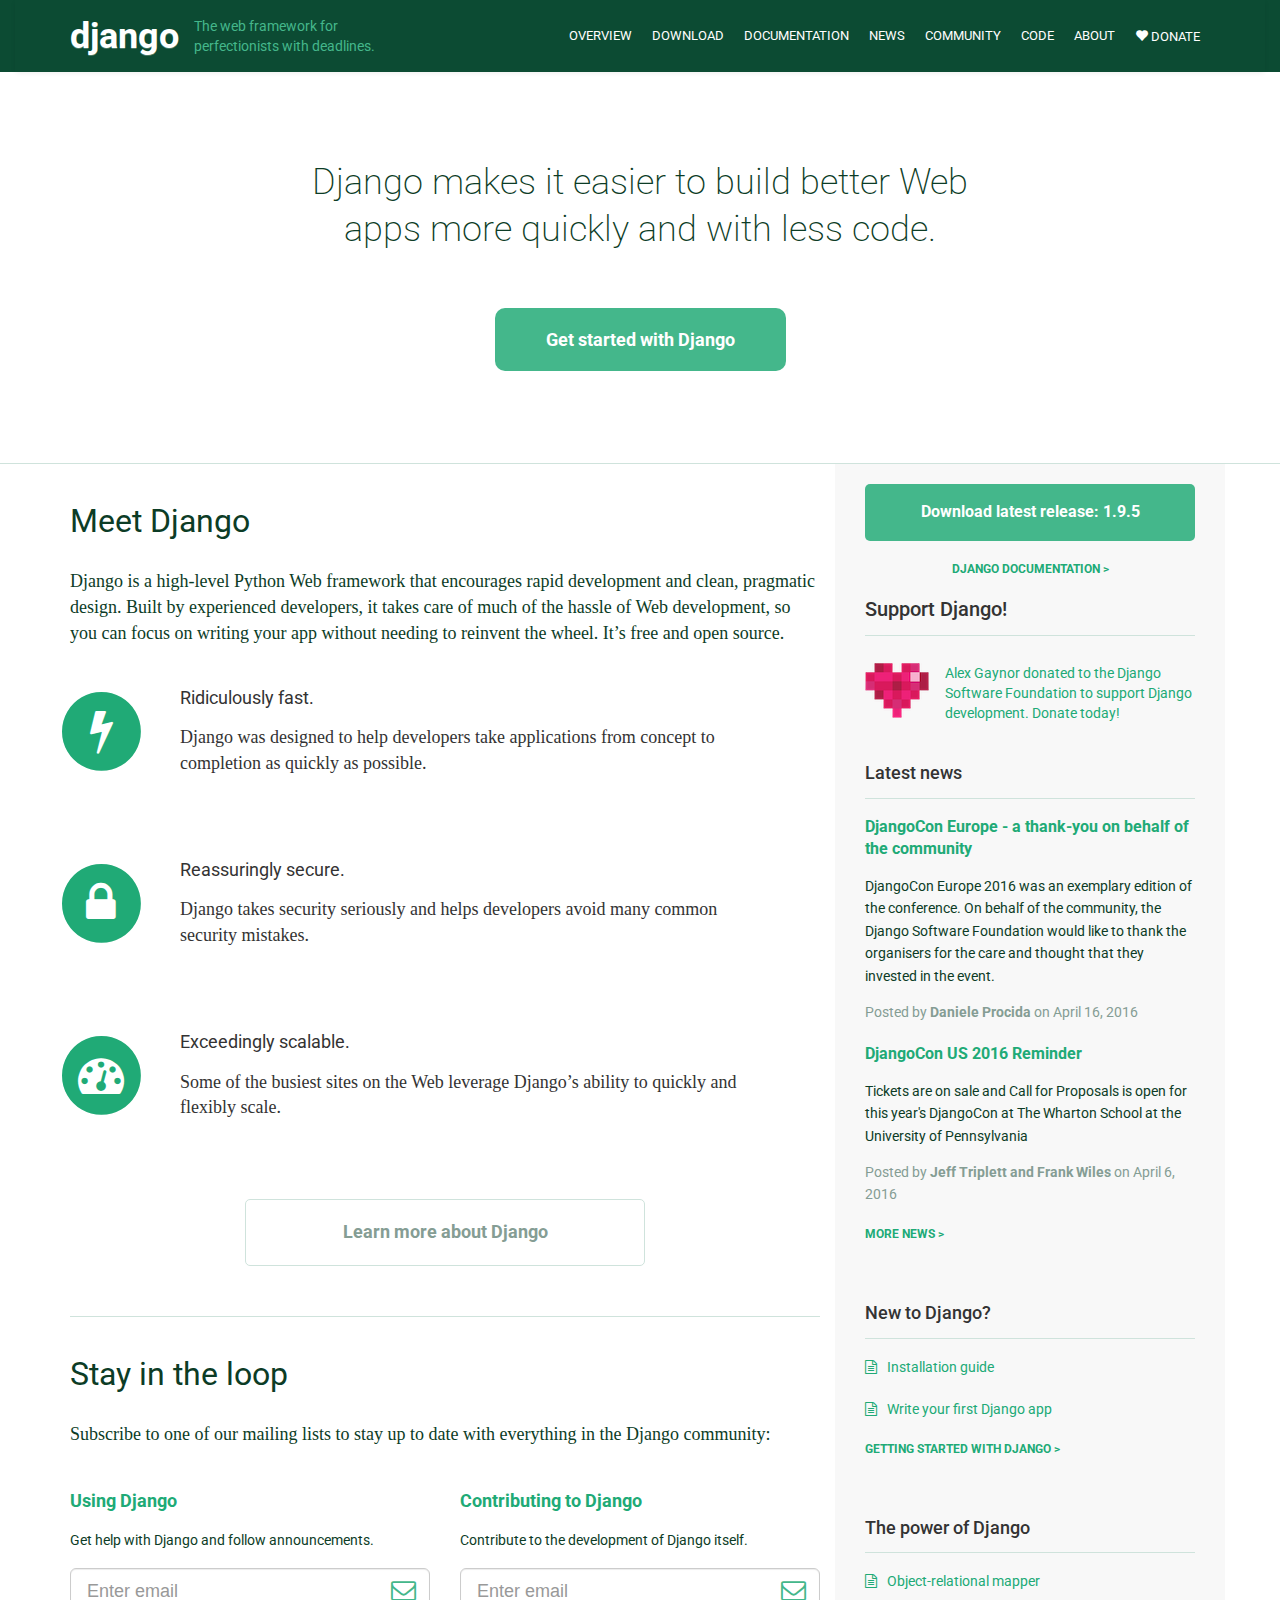
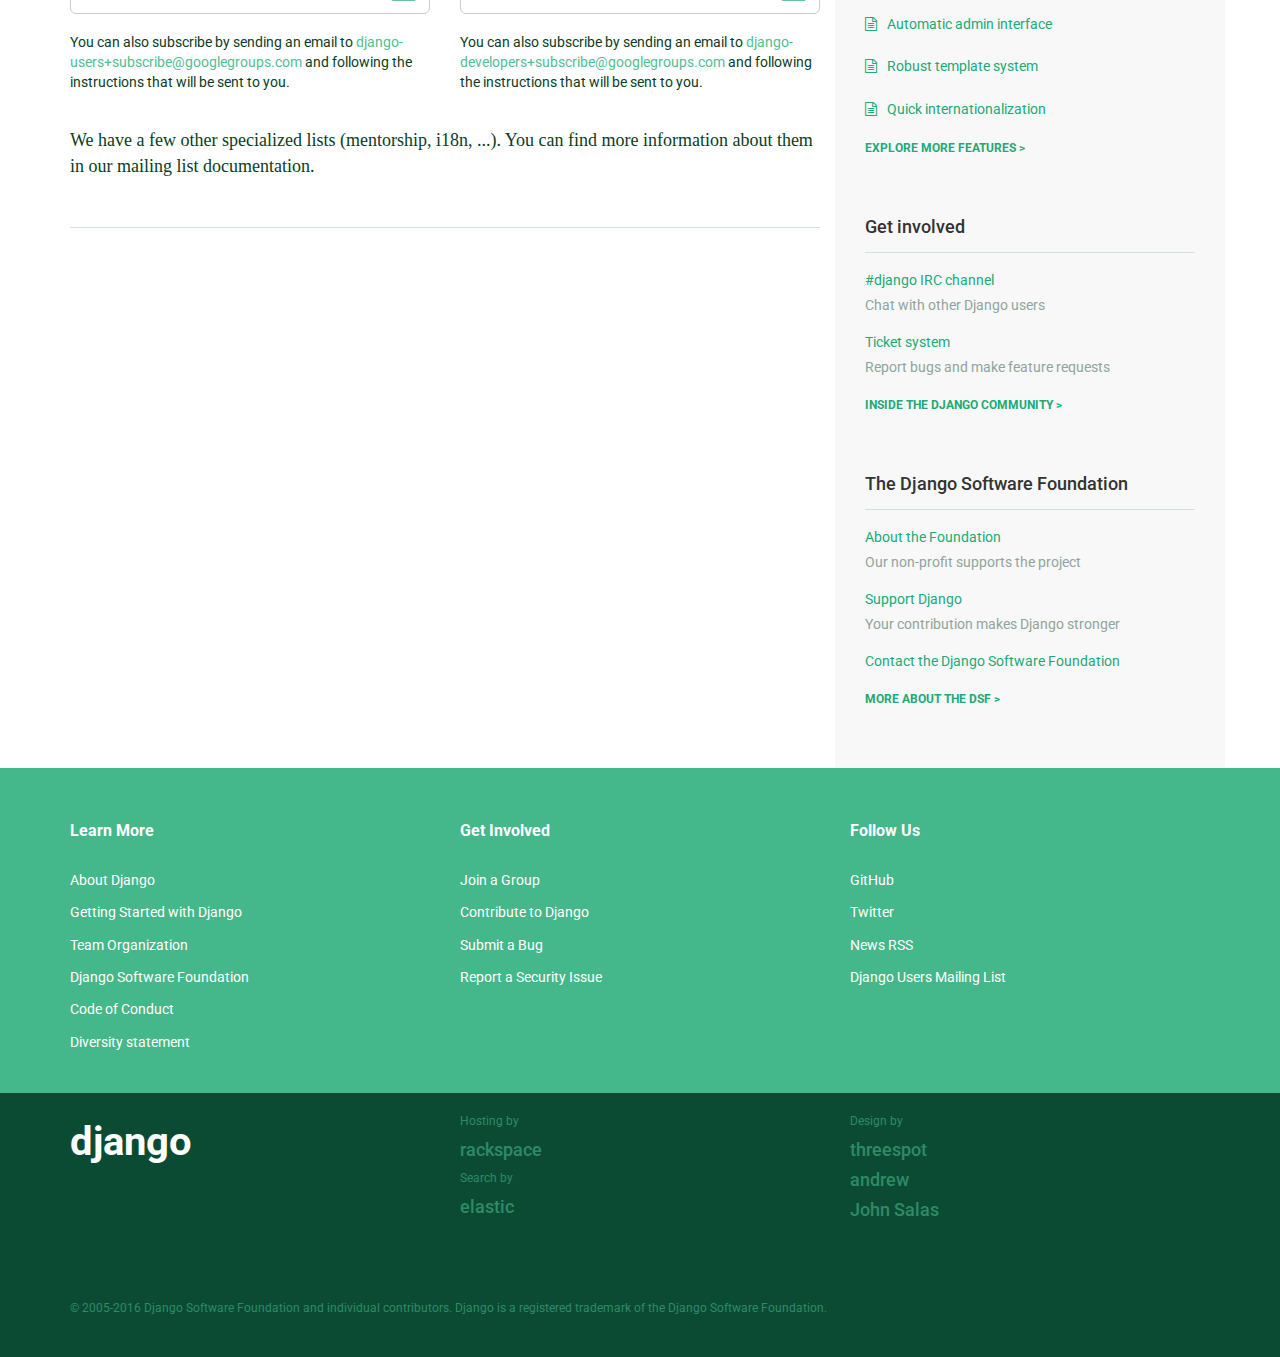
<file: index.html>
<!doctype html>
<!--[if lt IE 7]>      <html class="no-js lt-ie9 lt-ie8 lt-ie7" lang=""> <![endif]-->
<!--[if IE 7]>         <html class="no-js lt-ie9 lt-ie8" lang=""> <![endif]-->
<!--[if IE 8]>         <html class="no-js lt-ie9" lang=""> <![endif]-->
<!--[if gt IE 8]><!-->
<html class="no-js" lang="us">
<!--<![endif]-->

<head>
    <meta charset="utf-8">
    <meta http-equiv="X-UA-Compatible" content="IE=edge,chrome=1">
    <title></title>
    <meta name="description" content="">
    <meta name="viewport" content="width=device-width, initial-scale=1">
    <link rel="stylesheet" href="css/bootstrap.min.css">
    <link rel="stylesheet" href="css/bootstrap-theme.min.css">
    <link rel="stylesheet" href="css/font-awesome.css">
    <link rel="stylesheet" href="css/main.css">
    <script src="js/vendor/modernizr-2.8.3.min.js"></script>
    <link href='https://fonts.googleapis.com/css?family=Roboto:400,300' rel='stylesheet' type='text/css'>
</head>

<body>
    <!--[if lt IE 8]>
            <p class="browserupgrade">You are using an <strong>outdated</strong> browser. Please <a href="http://browsehappy.com/">upgrade your browser</a> to improve your experience.</p>
        <![endif]-->

    <header class="container-fluid">
        <nav class="navbar navbar-default">
           <div class="container-fluid">
            <div class="container">
                <div class="navbar-header">
                    <button class="navbar-toggle" data-toggle="collapse" data-target="#Menu">
                        <span class="icon-bar"></span>
                        <span class="icon-bar"></span>
                        <span class="icon-bar"></span>
                    </button>
                    <a class="navbar-brand" href="#">django</a>
                    <p class="hidden-xs hidden-sm">The web framework for perfectionists with deadlines.</p>
                </div>

                <div class="collapse navbar-collapse" id="Menu">
                    <ul class="nav navbar-nav navbar-right">
                        <li class="nav-divider"></li>
                        <li><a href="#">OVERVIEW</a></li>
                        <li class="nav-divider"></li>
                        <li><a href="#">DOWNLOAD</a></li>
                        <li class="nav-divider"></li>
                        <li><a href="#">DOCUMENTATION</a></li>
                        <li class="nav-divider"></li>
                        <li><a href="#">NEWS</a></li>
                        <li class="nav-divider"></li>
                        <li><a href="#">COMMUNITY</a></li>
                        <li class="nav-divider"></li>
                        <li><a href="#">CODE</a></li>
                        <li class="nav-divider"></li>
                        
                        <li><a href="#">ABOUT</a></li>
                        <li class="nav-divider"></li>
                        <li>
                            <a href="#"> <span class="glyphicon glyphicon-heart"></span> DONATE</a>
                        </li>
                    </ul>
                </div>
            </div>
            </div>
        </nav>
    </header>
    <div class="jumbotron">
        <div class="container-fluid">
            <p>Django makes it easier to build better Web apps more quickly and with less code.</p>
            <p><a class="btn" href="#">Get started with Django</a></p>
        </div>
    </div>
    <div class="container main">
        <div class="row">
            <section class="col-xs-12 col-sm-8 col-md-8 col-lg-8">
                <div class="container-fluid">
                   <article>
                    <h1>Meet Django</h1>
                    <p>Django is a high-level Python Web framework that encourages rapid development and clean, pragmatic design. Built by experienced developers, it takes care of much of the hassle of Web development, so you can focus on writing your app without needing to reinvent the wheel. It’s free and open source.</p>
                </article>
                <dl>
                    <dt>
                        <span class="fa-stack fa-lg">
                            <i class="fa fa-circle fa-stack-2x"></i>
                            <i class="fa fa-bolt fa-stack-1x fa-inverse"></i>
                        </span>Ridiculously fast.
                    </dt>
                    <dd>
                        <p>Django was designed to help developers take applications from concept to completion as quickly as possible.</p>
                    </dd>
                    <dt>
                        <span class="fa-stack fa-lg">
                            <i class="fa fa-circle fa-stack-2x"></i>
                            <i class="fa fa-lock fa-stack-1x fa-inverse"></i>
                        </span>Reassuringly secure.
                    </dt>
                    <dd>
                        <p>Django takes security seriously and helps developers avoid many common security mistakes.</p>
                    </dd>
                    <dt>
                        <span class="fa-stack fa-lg">
                            <i class="fa fa-circle fa-stack-2x"></i>
                            <i class="fa fa-tachometer fa-stack-1x fa-inverse"></i>
                        </span>Exceedingly scalable.
                    </dt>
                    <dd>
                        <p>Some of the busiest sites on the Web leverage Django’s ability to quickly and flexibly scale.</p>
                    </dd>
                </dl>
                <a href="#" class="btn btn-block js-btn-block">Learn more about Django</a> 
               </div>               
                <div class="container-fluid">
                    <article>
                        <h1>Stay in the loop</h1>
                        <p>Subscribe to one of our mailing lists to stay up to date with everything in the Django community:</p>
                    </article>
                    <div class="row">
                    <div class="col-xs-12 col-sm-6">
                        <article>
                            <h3><a href="#">Using Django</a></h3>
                            <p class="js-p-form">Get help with Django and follow announcements.</p>
                            <form>
                                <div class="form-group has-feedback form-group-lg">
                                    <input type="email" class="form-control" placeholder="Enter email">
                                    <span class="form-control-feedback"><i class="fa fa-envelope-o"></i></span>
                                </div>
                            </form>
                            <p class="js-p-form">You can also subscribe by sending an email to <a href="#">django-users+subscribe@googlegroups.com</a> and following the instructions that will be sent to you.</p>
                        </article>
                    </div>
                    <div class="col-xs-12 col-sm-6">
                        <article>
                           <h3><a href="#">Contributing to Django</a></h3>
                            <p class="js-p-form">Contribute to the development of Django itself.</p>
                            <form>
                                <div class="form-group has-feedback form-group-lg">
                                    <input type="email" class="form-control" placeholder="Enter email">
                                    <span class="form-control-feedback"><i class="fa fa-envelope-o"></i></span>
                                </div>
                            </form>
                            <p class="js-p-form">You can also subscribe by sending an email to <a href="#">django-developers+subscribe@googlegroups.com</a> and following the instructions that will be sent to you.</p>
                        </article>
                    </div>
                </div>
                    <article>
                    <p>We have a few other specialized lists (mentorship, i18n, ...). You can find more information about them in our mailing list documentation.</p>
                </article>
                </div>
            </section>
            <aside class="col-xs-12 col-sm-4 col-md-4 col-lg-4">
                <div class="container-fluid">
                <a href="#" class="btn btn-block js-btn-download">Download <em>latest release: 1.9.5</em></a>
                <a href="#" class="js-a-type-1">DJANGO DOCUMENTATION ></a>    
                <h2>Support Django!</h2>
                <article>
                    <img src="img/small-fundraising-heart.png" alt="Django Love">
                    <a href="#" class="js-a-type-2">Alex Gaynor donated to the Django Software Foundation to support Django development. Donate today!</a>
                </article>
                <h3>Latest news</h3>
                <ul>
                    <li>
                        <a href="#" class="js-a-type-3">DjangoCon Europe - a thank-you on behalf of the community</a>
                        <p>DjangoCon Europe 2016 was an exemplary edition of the conference. On behalf of the community, the Django Software Foundation would like to thank the organisers for the care and thought that they invested in the event.</p>
                        <span>Posted by <strong>Daniele Procida</strong> on April 16, 2016</span>
                    </li>
                    <li>
                        <a href="#" class="js-a-type-3">DjangoCon US 2016 Reminder</a>
                        <p>Tickets are on sale and Call for Proposals is open for this year's DjangoCon at The Wharton School at the University of Pennsylvania</p>
                        <span>Posted by <strong>Jeff Triplett and Frank Wiles</strong> on April 6, 2016</span>
                    </li>
                </ul>
                <a href="#" class="js-a-type-4">MORE NEWS ></a>
                <h3>New to Django?</h3>
                <ul>
                    <li><a href="#" class="js-a-type-5"><i class="fa fa-file-text-o" aria-hidden="true"></i>Installation guide</a></li>
                    <li><a href="#" class="js-a-type-5"><i class="fa fa-file-text-o" aria-hidden="true"></i>Write your first Django app</a></li>
                </ul>
                <a href="#" class="js-a-type-4">GETTING STARTED WITH DJANGO ></a>
                <h3>The power of Django</h3>
                <ul>
                    <li><a href="#" class="js-a-type-5"><i class="fa fa-file-text-o" aria-hidden="true"></i>Object-relational mapper</a></li>
                    <li><a href="#" class="js-a-type-5"><i class="fa fa-file-text-o" aria-hidden="true"></i>Automatic admin interface</a></li>
                    <li><a href="#" class="js-a-type-5"><i class="fa fa-file-text-o" aria-hidden="true"></i>Robust template system</a></li>
                    <li><a href="#" class="js-a-type-5"><i class="fa fa-file-text-o" aria-hidden="true"></i>Quick internationalization</a></li>
                </ul>
                <a href="#" class="js-a-type-4">EXPLORE MORE FEATURES ></a>
                <h3>Get involved</h3>
                <dl>
                    <dt><a href="#" class="js-a-type-5">#django IRC channel</a></dt>
                    <dd>Chat with other Django users</dd>
                    <dt><a href="#" class="js-a-type-5">Ticket system</a></dt>
                    <dd>Report bugs and make feature requests</dd>
                </dl>
                <a href="#" class="js-a-type-4">INSIDE THE DJANGO COMMUNITY ></a>
                <h3>The Django Software Foundation</h3>
                <dl>
                    <dt><a href="#" class="js-a-type-5">About the Foundation</a></dt>
                    <dd>Our non-profit supports the project</dd>
                    <dt><a href="#" class="js-a-type-5">Support Django</a></dt>
                    <dd>Your contribution makes Django stronger</dd>
                    <dt><a href="#" class="js-a-type-5">Contact the Django Software Foundation</a></dt>
                </dl>
                <a href="#" class="js-a-type-4">MORE ABOUT THE DSF ></a>
                </div>
            </aside>
        </div>
    </div>
    <footer clas="container-fluid">
        
        <div class="container-fluid js-footer-top">
           <div class="container">
            <div class="row">
                <section class="col-xs-12 col-sm-8 col-md-8 col-lg-8">
                <div class="row">
                    <div class="col-xs-12 col-sm-6">
                       <h2>Learn More</h2>
                        <ul>
                            <li><a href="#">About Django</a></li>
                            <li><a href="#">Getting Started with Django</a></li>
                            <li><a href="#">Team Organization</a></li>
                            <li><a href="#">Django Software Foundation</a></li>
                            <li><a href="#">Code of Conduct</a></li>
                            <li><a href="#">Diversity statement</a></li>
                        </ul>
                    </div>
                    <div class="col-xs-12 col-sm-6">
                       <h2>Get Involved</h2>
                        <ul>
                            <li><a href="#">Join a Group</a></li>
                            <li><a href="#">Contribute to Django</a></li>
                            <li><a href="#">Submit a Bug</a></li>
                            <li><a href="#">Report a Security Issue</a></li>
                        </ul>
                    </div>
                </div>
            </section>
                <section class="col-xs-12 col-sm-4 col-md-4 col-lg-4">
                <h2>Follow Us</h2>
                <ul>
                    <li><a href="#">GitHub</a></li>
                    <li><a href="#">Twitter</a></li>
                    <li><a href="#">News RSS</a></li>
                    <li><a href="#">Django Users Mailing List</a></li>
                </ul>
            </section>
            </div>
            </div>
        </div>
        
        <div class="container-fluid js-footer-bottom">
            <div class="container">
                <div class="row">
                    <section class="col-xs-12 col-sm-8 col-md-8 col-lg-8">
                        <div class="row">
                            <div class="col-xs-12 col-sm-6 js-div-height">
                                <a href="#">django</a>
                            </div>
                            <div class="col-xs-12 col-sm-6">
                                <ul>
                                    <li>Hosting by</li>
                                    <li>
                                        <h4>rackspace</h4></li>
                                    <li>Search by</li>
                                    <li>
                                        <h4>elastic</h4></li>
                                </ul>
                            </div>
                        </div>
                    </section>
                    <section class="col-xs-12 col-sm-4 col-md-4 col-lg-4">
                        <ul>
                            <li>Design by</li>
                            <li><h4>threespot</h4></li>
                            <li><h4>andrew</h4></li>
                            <li><h4>John Salas</h4></li>
                        </ul>
                    </section>
                </div>
                <p>© 2005-2016 Django Software Foundation and individual contributors. Django is a registered trademark of the Django Software Foundation.</p>
            </div>
        </div>
        
        
    </footer>
    <script>
        window.jQuery || document.write('<script src="js/vendor/jquery-1.11.2.min.js"><\/script>')
    </script>
    <script src="js/vendor/bootstrap.min.js"></script>
    <script src="js/main.js"></script>
</body>

</html>
</file>
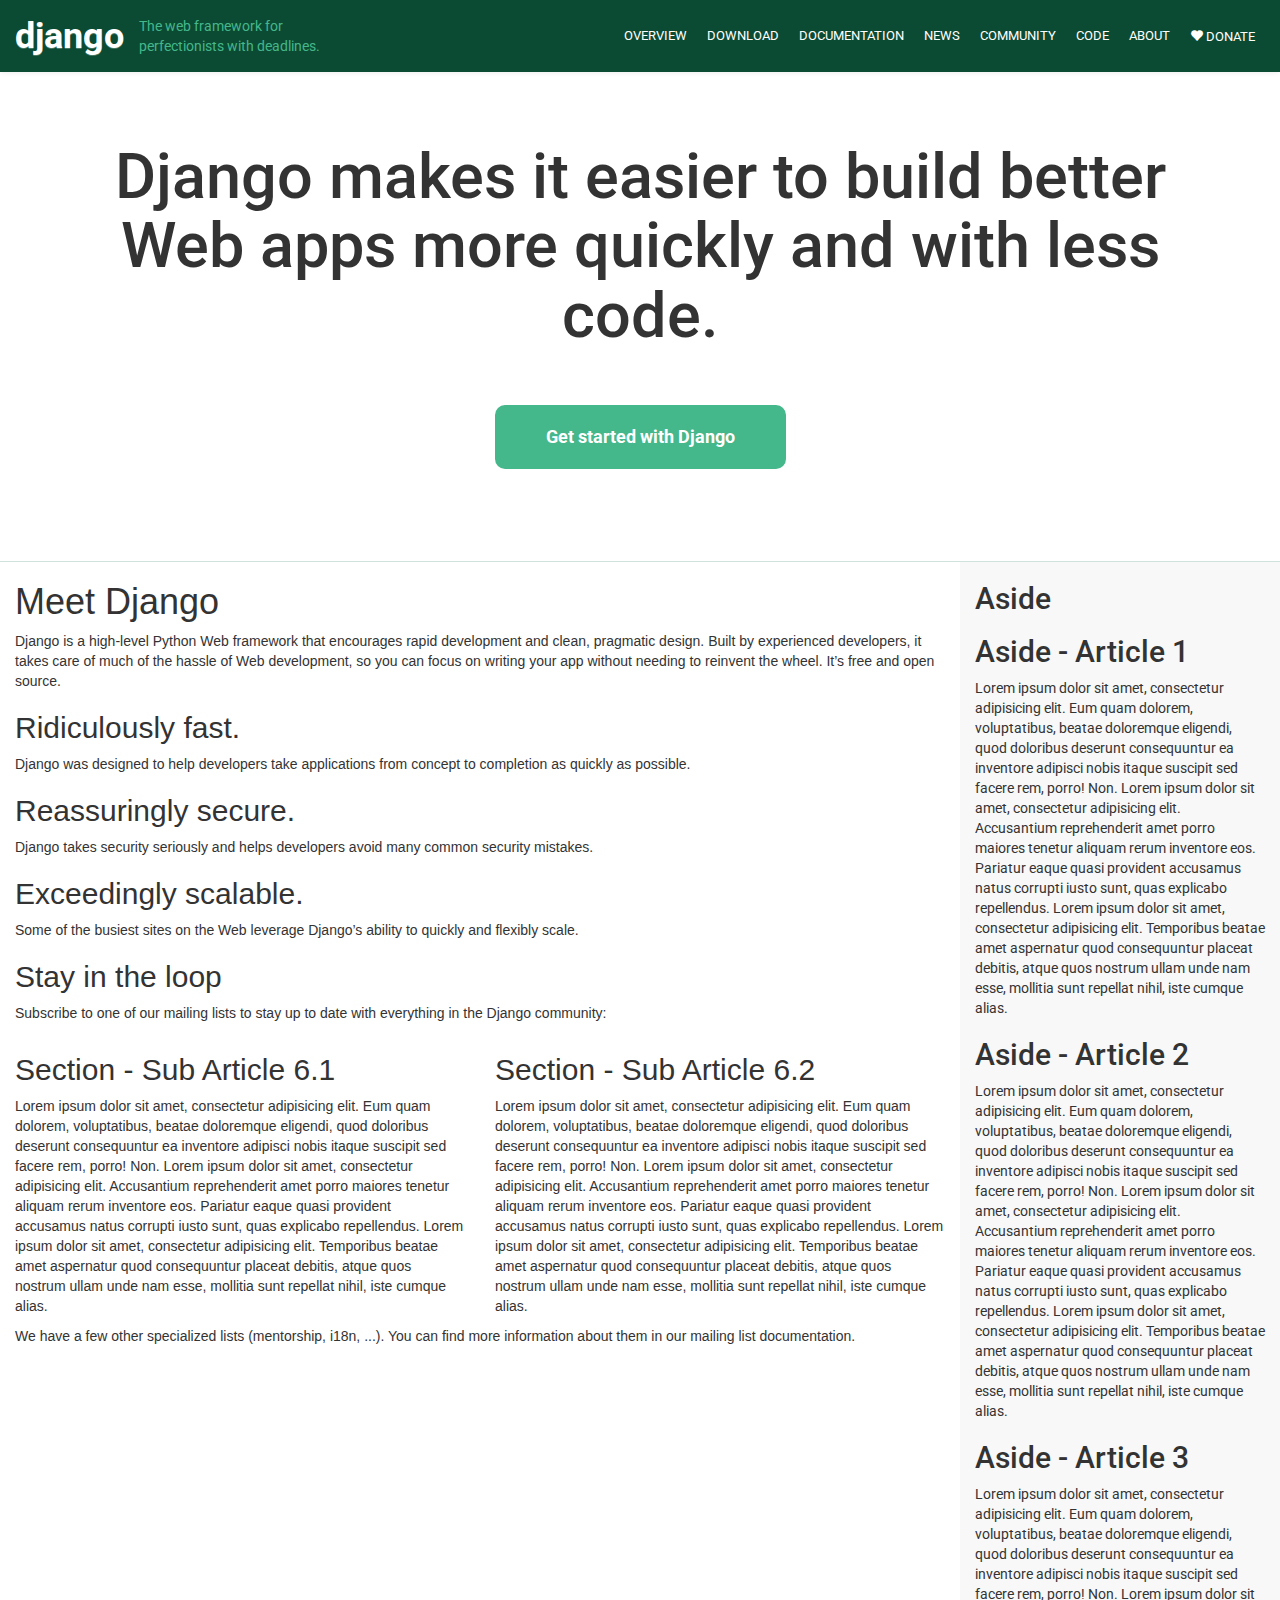
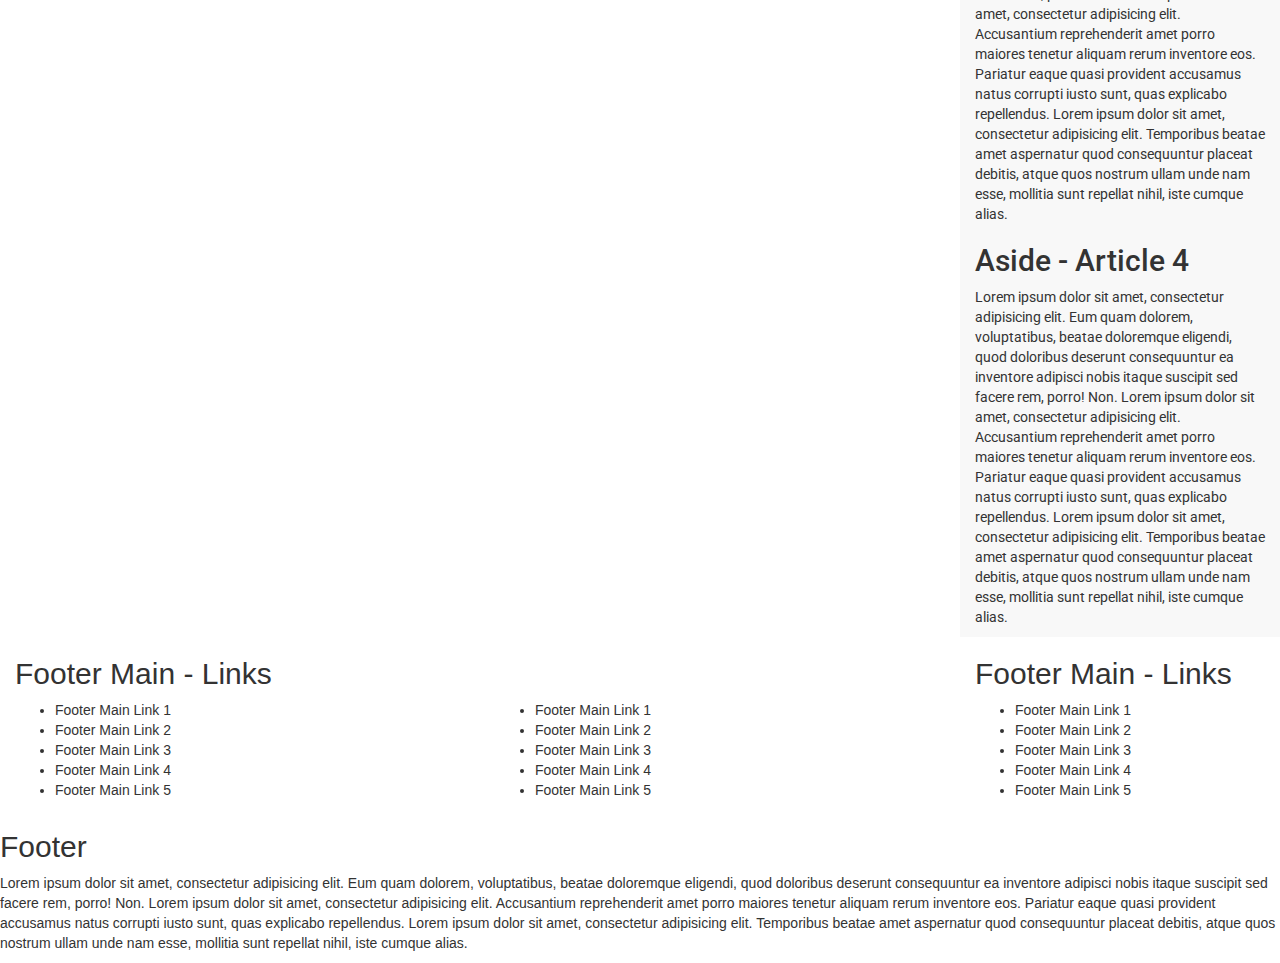
<file: html-only.html>
<!doctype html>
<!--[if lt IE 7]>      <html class="no-js lt-ie9 lt-ie8 lt-ie7" lang=""> <![endif]-->
<!--[if IE 7]>         <html class="no-js lt-ie9 lt-ie8" lang=""> <![endif]-->
<!--[if IE 8]>         <html class="no-js lt-ie9" lang=""> <![endif]-->
<!--[if gt IE 8]><!-->
<html class="no-js" lang="us">
<!--<![endif]-->

<head>
    <meta charset="utf-8">
    <meta http-equiv="X-UA-Compatible" content="IE=edge,chrome=1">
    <title></title>
    <meta name="description" content="">
    <meta name="viewport" content="width=device-width, initial-scale=1">
    <link rel="stylesheet" href="css/bootstrap.min.css">
    <link rel="stylesheet" href="css/bootstrap-theme.min.css">
    <link rel="stylesheet" href="css/main.css">
    <script src="js/vendor/modernizr-2.8.3.min.js"></script>
    <link href='https://fonts.googleapis.com/css?family=Roboto:400,700' rel='stylesheet' type='text/css'>
</head>

<body>
    <!--[if lt IE 8]>
            <p class="browserupgrade">You are using an <strong>outdated</strong> browser. Please <a href="http://browsehappy.com/">upgrade your browser</a> to improve your experience.</p>
        <![endif]-->

    <header>
        <nav class="navbar navbar-default">
            <div class="container-fluid">
                <div class="navbar-header">
                    <button class="navbar-toggle" data-toggle="collapse" data-target="#Menu">
                        <span class="icon-bar"></span>
                        <span class="icon-bar"></span>
                        <span class="icon-bar"></span>
                    </button>
                    <a class="navbar-brand" href="#">django</a>
                    <p class="hidden-xs hidden-sm">The web framework for perfectionists with deadlines.</p>
                </div>

                <div class="collapse navbar-collapse" id="Menu">
                    <ul class="nav navbar-nav navbar-right">
                        <li class="nav-divider"></li>
                        <li><a href="#">OVERVIEW</a></li>
                        <li class="nav-divider"></li>
                        <li><a href="#">DOWNLOAD</a></li>
                        <li class="nav-divider"></li>
                        <li><a href="#">DOCUMENTATION</a></li>
                        <li class="nav-divider"></li>
                        <li><a href="#">NEWS</a></li>
                        <li class="nav-divider"></li>
                        <li><a href="#">COMMUNITY</a></li>
                        <li class="nav-divider"></li>
                        <li><a href="#">CODE</a></li>
                        <li class="nav-divider"></li>
                        <li><a href="#">ABOUT</a></li>
                        <li class="nav-divider"></li>
                        <li>
                            <a href="#"> <span class="glyphicon glyphicon-heart"></span> DONATE</a>
                        </li>
                    </ul>
                </div>
            </div>
        </nav>
    </header>

    <div class="jumbotron">
        <div class="container">
            <h1>Django makes it easier to build better Web apps more quickly and with less code.</h1>
            <p><a class="btn" href="#" role="button">Get started with Django</a></p>
        </div>
    </div>

    <div class="container-fluid">
        <div class="main row">
            <section class="col-xs-12 col-sm-9 col-md-9 col-lg-9">
                <article>
                    <h1>Meet Django</h1>
                    <p>Django is a high-level Python Web framework that encourages rapid development and clean, pragmatic design. Built by experienced developers, it takes care of much of the hassle of Web development, so you can focus on writing your app without needing to reinvent the wheel. It’s free and open source.</p>
                </article>
                <article>
                    <h2>Ridiculously fast.</h2>
                    <p>Django was designed to help developers take applications from concept to completion as quickly as possible.</p>
                </article>
                <article>
                    <h2>Reassuringly secure.</h2>
                    <p>Django takes security seriously and helps developers avoid many common security mistakes.</p>
                </article>
                <article>
                    <h2>Exceedingly scalable.</h2>
                    <p>Some of the busiest sites on the Web leverage Django’s ability to quickly and flexibly scale.</p>
                </article>
                <article>
                    <h2>Stay in the loop</h2>
                    <p>Subscribe to one of our mailing lists to stay up to date with everything in the Django community:</p>
                </article>
                <div class="row">
                    <div class="col-xs-12 col-sm-6">
                        <article>
                            <h2>Section - Sub Article 6.1</h2>
                            <p>Lorem ipsum dolor sit amet, consectetur adipisicing elit. Eum quam dolorem, voluptatibus, beatae doloremque eligendi, quod doloribus deserunt consequuntur ea inventore adipisci nobis itaque suscipit sed facere rem, porro! Non. Lorem ipsum dolor sit amet, consectetur adipisicing elit. Accusantium reprehenderit amet porro maiores tenetur aliquam rerum inventore eos. Pariatur eaque quasi provident accusamus natus corrupti iusto sunt, quas explicabo repellendus. Lorem ipsum dolor sit amet, consectetur adipisicing elit. Temporibus beatae amet aspernatur quod consequuntur placeat debitis, atque quos nostrum ullam unde nam esse, mollitia sunt repellat nihil, iste cumque alias.</p>
                        </article>
                    </div>
                    <div class="col-xs-12 col-sm-6">
                        <article>
                            <h2>Section - Sub Article 6.2</h2>
                            <p>Lorem ipsum dolor sit amet, consectetur adipisicing elit. Eum quam dolorem, voluptatibus, beatae doloremque eligendi, quod doloribus deserunt consequuntur ea inventore adipisci nobis itaque suscipit sed facere rem, porro! Non. Lorem ipsum dolor sit amet, consectetur adipisicing elit. Accusantium reprehenderit amet porro maiores tenetur aliquam rerum inventore eos. Pariatur eaque quasi provident accusamus natus corrupti iusto sunt, quas explicabo repellendus. Lorem ipsum dolor sit amet, consectetur adipisicing elit. Temporibus beatae amet aspernatur quod consequuntur placeat debitis, atque quos nostrum ullam unde nam esse, mollitia sunt repellat nihil, iste cumque alias.</p>
                        </article>
                    </div>
                </div>
                <article>
                    <p>We have a few other specialized lists (mentorship, i18n, ...). You can find more information about them in our mailing list documentation.</p>
                </article>
            </section>
            <aside class="col-xs-12 col-sm-3 col-md-3 col-lg-3">
                <h2>Aside</h2>
                <article>
                    <h2>Aside - Article 1</h2>
                    <p>Lorem ipsum dolor sit amet, consectetur adipisicing elit. Eum quam dolorem, voluptatibus, beatae doloremque eligendi, quod doloribus deserunt consequuntur ea inventore adipisci nobis itaque suscipit sed facere rem, porro! Non. Lorem ipsum dolor sit amet, consectetur adipisicing elit. Accusantium reprehenderit amet porro maiores tenetur aliquam rerum inventore eos. Pariatur eaque quasi provident accusamus natus corrupti iusto sunt, quas explicabo repellendus. Lorem ipsum dolor sit amet, consectetur adipisicing elit. Temporibus beatae amet aspernatur quod consequuntur placeat debitis, atque quos nostrum ullam unde nam esse, mollitia sunt repellat nihil, iste cumque alias.</p>
                </article>
                <article>
                    <h2>Aside - Article 2</h2>
                    <p>Lorem ipsum dolor sit amet, consectetur adipisicing elit. Eum quam dolorem, voluptatibus, beatae doloremque eligendi, quod doloribus deserunt consequuntur ea inventore adipisci nobis itaque suscipit sed facere rem, porro! Non. Lorem ipsum dolor sit amet, consectetur adipisicing elit. Accusantium reprehenderit amet porro maiores tenetur aliquam rerum inventore eos. Pariatur eaque quasi provident accusamus natus corrupti iusto sunt, quas explicabo repellendus. Lorem ipsum dolor sit amet, consectetur adipisicing elit. Temporibus beatae amet aspernatur quod consequuntur placeat debitis, atque quos nostrum ullam unde nam esse, mollitia sunt repellat nihil, iste cumque alias.</p>
                </article>
                <article>
                    <h2>Aside - Article 3</h2>
                    <p>Lorem ipsum dolor sit amet, consectetur adipisicing elit. Eum quam dolorem, voluptatibus, beatae doloremque eligendi, quod doloribus deserunt consequuntur ea inventore adipisci nobis itaque suscipit sed facere rem, porro! Non. Lorem ipsum dolor sit amet, consectetur adipisicing elit. Accusantium reprehenderit amet porro maiores tenetur aliquam rerum inventore eos. Pariatur eaque quasi provident accusamus natus corrupti iusto sunt, quas explicabo repellendus. Lorem ipsum dolor sit amet, consectetur adipisicing elit. Temporibus beatae amet aspernatur quod consequuntur placeat debitis, atque quos nostrum ullam unde nam esse, mollitia sunt repellat nihil, iste cumque alias.</p>
                </article>
                <article>
                    <h2>Aside - Article 4</h2>
                    <p>Lorem ipsum dolor sit amet, consectetur adipisicing elit. Eum quam dolorem, voluptatibus, beatae doloremque eligendi, quod doloribus deserunt consequuntur ea inventore adipisci nobis itaque suscipit sed facere rem, porro! Non. Lorem ipsum dolor sit amet, consectetur adipisicing elit. Accusantium reprehenderit amet porro maiores tenetur aliquam rerum inventore eos. Pariatur eaque quasi provident accusamus natus corrupti iusto sunt, quas explicabo repellendus. Lorem ipsum dolor sit amet, consectetur adipisicing elit. Temporibus beatae amet aspernatur quod consequuntur placeat debitis, atque quos nostrum ullam unde nam esse, mollitia sunt repellat nihil, iste cumque alias.</p>
                </article>
            </aside>
        </div>
        <div class="row">
            <section class="col-xs-12 col-sm-9 col-md-9 col-lg-9">
                <h2>Footer Main - Links</h2>
                <div class="row">
                    <div class="col-xs-12 col-sm-6">
                        <ul>
                            <li>Footer Main Link 1</li>
                            <li>Footer Main Link 2</li>
                            <li>Footer Main Link 3</li>
                            <li>Footer Main Link 4</li>
                            <li>Footer Main Link 5</li>
                        </ul>
                    </div>
                    <div class="col-xs-12 col-sm-6">
                        <ul>
                            <li>Footer Main Link 1</li>
                            <li>Footer Main Link 2</li>
                            <li>Footer Main Link 3</li>
                            <li>Footer Main Link 4</li>
                            <li>Footer Main Link 5</li>
                        </ul>
                    </div>
                </div>
            </section>
            <section class="col-xs-12 col-sm-3 col-md-3 col-lg-3">
                <h2>Footer Main - Links</h2>
                <ul>
                    <li>Footer Main Link 1</li>
                    <li>Footer Main Link 2</li>
                    <li>Footer Main Link 3</li>
                    <li>Footer Main Link 4</li>
                    <li>Footer Main Link 5</li>
                </ul>
            </section>
        </div>
    </div>
    <footer class="js-footer-custom">
        <h2>Footer</h2>
        <p>Lorem ipsum dolor sit amet, consectetur adipisicing elit. Eum quam dolorem, voluptatibus, beatae doloremque eligendi, quod doloribus deserunt consequuntur ea inventore adipisci nobis itaque suscipit sed facere rem, porro! Non. Lorem ipsum dolor sit amet, consectetur adipisicing elit. Accusantium reprehenderit amet porro maiores tenetur aliquam rerum inventore eos. Pariatur eaque quasi provident accusamus natus corrupti iusto sunt, quas explicabo repellendus. Lorem ipsum dolor sit amet, consectetur adipisicing elit. Temporibus beatae amet aspernatur quod consequuntur placeat debitis, atque quos nostrum ullam unde nam esse, mollitia sunt repellat nihil, iste cumque alias.</p>
    </footer>

    <script>
        window.jQuery || document.write('<script src="js/vendor/jquery-1.11.2.min.js"><\/script>')
    </script>
    <script src="js/vendor/bootstrap.min.js"></script>
    <script src="js/main.js"></script>
</body>

</html>
</file>
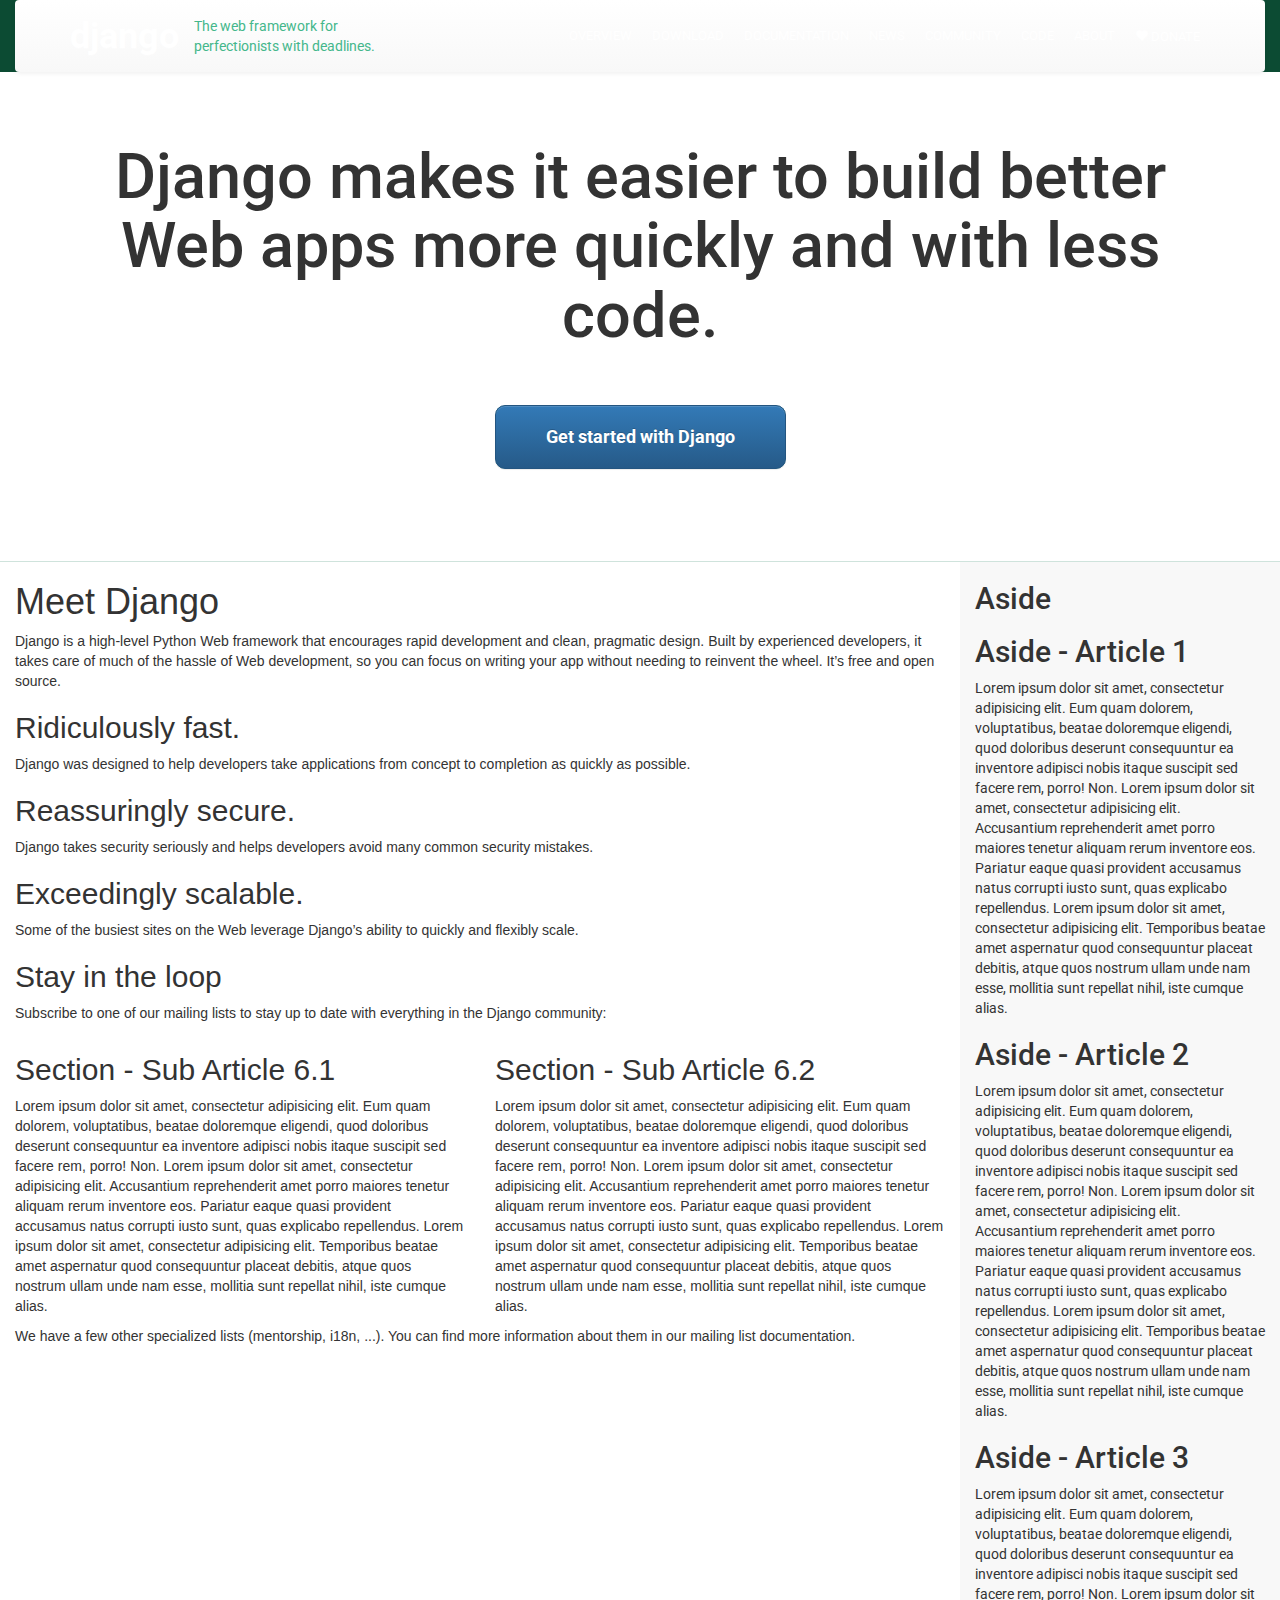
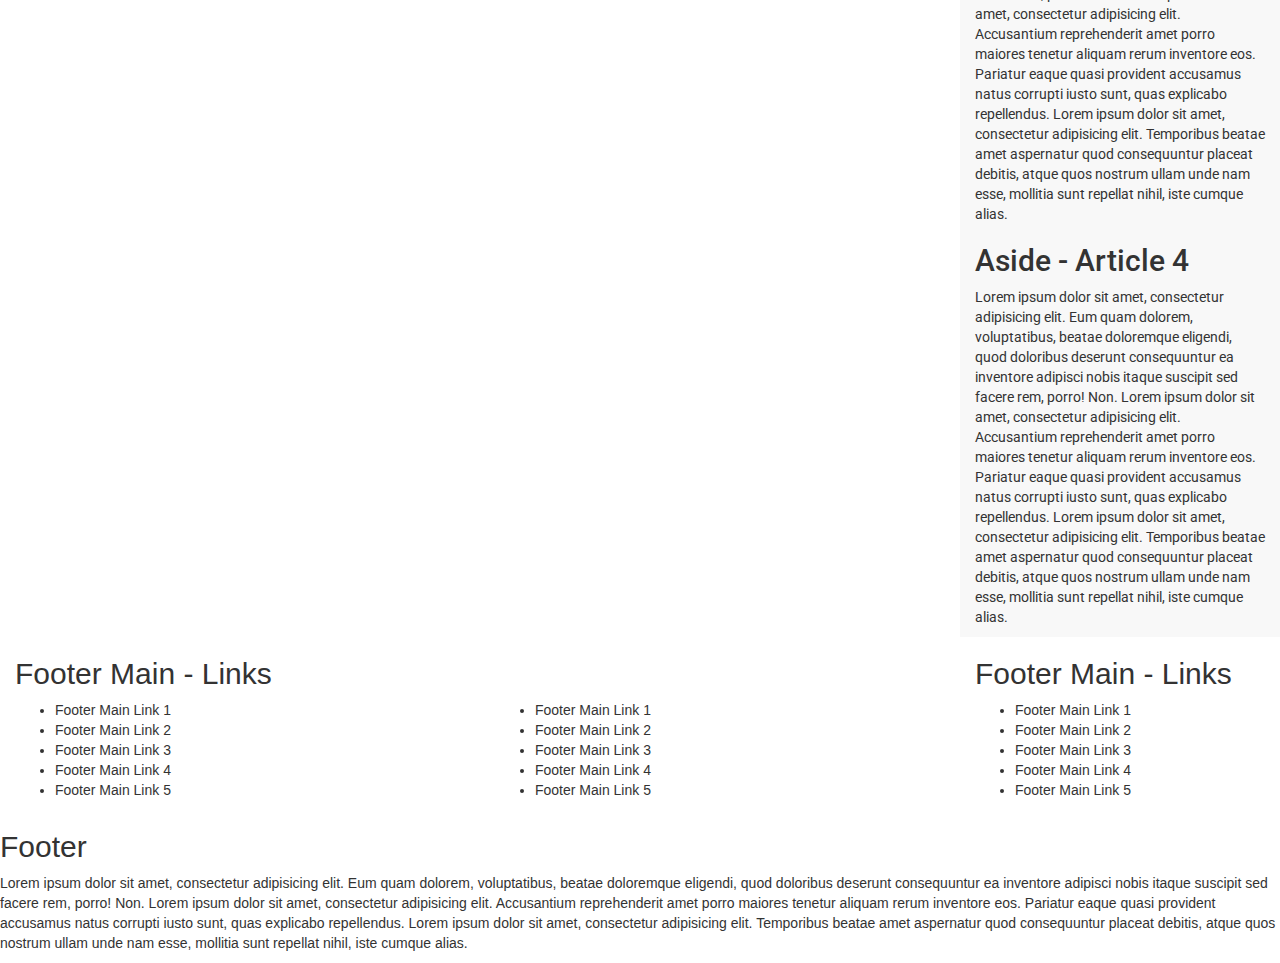
<file: index2.html>
<!doctype html>
<!--[if lt IE 7]>      <html class="no-js lt-ie9 lt-ie8 lt-ie7" lang=""> <![endif]-->
<!--[if IE 7]>         <html class="no-js lt-ie9 lt-ie8" lang=""> <![endif]-->
<!--[if IE 8]>         <html class="no-js lt-ie9" lang=""> <![endif]-->
<!--[if gt IE 8]><!-->
<html class="no-js" lang="us">
<!--<![endif]-->

<head>
    <meta charset="utf-8">
    <meta http-equiv="X-UA-Compatible" content="IE=edge,chrome=1">
    <title></title>
    <meta name="description" content="">
    <meta name="viewport" content="width=device-width, initial-scale=1">
    <link rel="stylesheet" href="css/bootstrap.min.css">
    <link rel="stylesheet" href="css/bootstrap-theme.min.css">
    <link rel="stylesheet" href="css/main.css">
    <script src="js/vendor/modernizr-2.8.3.min.js"></script>
    <link href='https://fonts.googleapis.com/css?family=Roboto:400,700' rel='stylesheet' type='text/css'>
</head>

<body>
    <!--[if lt IE 8]>
            <p class="browserupgrade">You are using an <strong>outdated</strong> browser. Please <a href="http://browsehappy.com/">upgrade your browser</a> to improve your experience.</p>
        <![endif]-->

    <header class="container-fluid">
        <nav class="navbar navbar-default">
            <div class="container">
                <div class="navbar-header">
                    <button class="navbar-toggle" data-toggle="collapse" data-target="#Menu">
                        <span class="icon-bar"></span>
                        <span class="icon-bar"></span>
                        <span class="icon-bar"></span>
                    </button>
                    <a class="navbar-brand" href="#">django</a>
                    <p class="hidden-xs hidden-sm">The web framework for perfectionists with deadlines.</p>
                </div>

                <div class="collapse navbar-collapse" id="Menu">
                    <ul class="nav navbar-nav navbar-right">
                        <li class="nav-divider"></li>
                        <li><a href="#">OVERVIEW</a></li>
                        <li class="nav-divider"></li>
                        <li><a href="#">DOWNLOAD</a></li>
                        <li class="nav-divider"></li>
                        <li><a href="#">DOCUMENTATION</a></li>
                        <li class="nav-divider"></li>
                        <li><a href="#">NEWS</a></li>
                        <li class="nav-divider"></li>
                        <li><a href="#">COMMUNITY</a></li>
                        <li class="nav-divider"></li>
                        <li><a href="#">CODE</a></li>
                        <li class="nav-divider"></li>
                        <li><a href="#">ABOUT</a></li>
                        <li class="nav-divider"></li>
                        <li>
                            <a href="#"> <span class="glyphicon glyphicon-heart"></span> DONATE</a>
                        </li>
                    </ul>
                </div>
            </div>
        </nav>
    </header>

    <div class="jumbotron">
        <div class="container">
            <h1>Django makes it easier to build better Web apps more quickly and with less code.</h1>
            <p><a class="btn btn-primary" href="#" role="button">Get started with Django</a></p>
        </div>
    </div>

    <div class="container-fluid">
        <div class="main row">
            <section class="col-xs-12 col-sm-9 col-md-9 col-lg-9">
                <article>
                    <h1>Meet Django</h1>
                    <p>Django is a high-level Python Web framework that encourages rapid development and clean, pragmatic design. Built by experienced developers, it takes care of much of the hassle of Web development, so you can focus on writing your app without needing to reinvent the wheel. It’s free and open source.</p>
                </article>
                <article>
                    <h2>Ridiculously fast.</h2>
                    <p>Django was designed to help developers take applications from concept to completion as quickly as possible.</p>
                </article>
                <article>
                    <h2>Reassuringly secure.</h2>
                    <p>Django takes security seriously and helps developers avoid many common security mistakes.</p>
                </article>
                <article>
                    <h2>Exceedingly scalable.</h2>
                    <p>Some of the busiest sites on the Web leverage Django’s ability to quickly and flexibly scale.</p>
                </article>
                <article>
                    <h2>Stay in the loop</h2>
                    <p>Subscribe to one of our mailing lists to stay up to date with everything in the Django community:</p>
                </article>
                <div class="row">
                    <div class="col-xs-12 col-sm-6">
                        <article>
                            <h2>Section - Sub Article 6.1</h2>
                            <p>Lorem ipsum dolor sit amet, consectetur adipisicing elit. Eum quam dolorem, voluptatibus, beatae doloremque eligendi, quod doloribus deserunt consequuntur ea inventore adipisci nobis itaque suscipit sed facere rem, porro! Non. Lorem ipsum dolor sit amet, consectetur adipisicing elit. Accusantium reprehenderit amet porro maiores tenetur aliquam rerum inventore eos. Pariatur eaque quasi provident accusamus natus corrupti iusto sunt, quas explicabo repellendus. Lorem ipsum dolor sit amet, consectetur adipisicing elit. Temporibus beatae amet aspernatur quod consequuntur placeat debitis, atque quos nostrum ullam unde nam esse, mollitia sunt repellat nihil, iste cumque alias.</p>
                        </article>
                    </div>
                    <div class="col-xs-12 col-sm-6">
                        <article>
                            <h2>Section - Sub Article 6.2</h2>
                            <p>Lorem ipsum dolor sit amet, consectetur adipisicing elit. Eum quam dolorem, voluptatibus, beatae doloremque eligendi, quod doloribus deserunt consequuntur ea inventore adipisci nobis itaque suscipit sed facere rem, porro! Non. Lorem ipsum dolor sit amet, consectetur adipisicing elit. Accusantium reprehenderit amet porro maiores tenetur aliquam rerum inventore eos. Pariatur eaque quasi provident accusamus natus corrupti iusto sunt, quas explicabo repellendus. Lorem ipsum dolor sit amet, consectetur adipisicing elit. Temporibus beatae amet aspernatur quod consequuntur placeat debitis, atque quos nostrum ullam unde nam esse, mollitia sunt repellat nihil, iste cumque alias.</p>
                        </article>
                    </div>
                </div>
                <article>
                    <p>We have a few other specialized lists (mentorship, i18n, ...). You can find more information about them in our mailing list documentation.</p>
                </article>
            </section>
            <aside class="col-xs-12 col-sm-3 col-md-3 col-lg-3">
                <h2>Aside</h2>
                <article>
                    <h2>Aside - Article 1</h2>
                    <p>Lorem ipsum dolor sit amet, consectetur adipisicing elit. Eum quam dolorem, voluptatibus, beatae doloremque eligendi, quod doloribus deserunt consequuntur ea inventore adipisci nobis itaque suscipit sed facere rem, porro! Non. Lorem ipsum dolor sit amet, consectetur adipisicing elit. Accusantium reprehenderit amet porro maiores tenetur aliquam rerum inventore eos. Pariatur eaque quasi provident accusamus natus corrupti iusto sunt, quas explicabo repellendus. Lorem ipsum dolor sit amet, consectetur adipisicing elit. Temporibus beatae amet aspernatur quod consequuntur placeat debitis, atque quos nostrum ullam unde nam esse, mollitia sunt repellat nihil, iste cumque alias.</p>
                </article>
                <article>
                    <h2>Aside - Article 2</h2>
                    <p>Lorem ipsum dolor sit amet, consectetur adipisicing elit. Eum quam dolorem, voluptatibus, beatae doloremque eligendi, quod doloribus deserunt consequuntur ea inventore adipisci nobis itaque suscipit sed facere rem, porro! Non. Lorem ipsum dolor sit amet, consectetur adipisicing elit. Accusantium reprehenderit amet porro maiores tenetur aliquam rerum inventore eos. Pariatur eaque quasi provident accusamus natus corrupti iusto sunt, quas explicabo repellendus. Lorem ipsum dolor sit amet, consectetur adipisicing elit. Temporibus beatae amet aspernatur quod consequuntur placeat debitis, atque quos nostrum ullam unde nam esse, mollitia sunt repellat nihil, iste cumque alias.</p>
                </article>
                <article>
                    <h2>Aside - Article 3</h2>
                    <p>Lorem ipsum dolor sit amet, consectetur adipisicing elit. Eum quam dolorem, voluptatibus, beatae doloremque eligendi, quod doloribus deserunt consequuntur ea inventore adipisci nobis itaque suscipit sed facere rem, porro! Non. Lorem ipsum dolor sit amet, consectetur adipisicing elit. Accusantium reprehenderit amet porro maiores tenetur aliquam rerum inventore eos. Pariatur eaque quasi provident accusamus natus corrupti iusto sunt, quas explicabo repellendus. Lorem ipsum dolor sit amet, consectetur adipisicing elit. Temporibus beatae amet aspernatur quod consequuntur placeat debitis, atque quos nostrum ullam unde nam esse, mollitia sunt repellat nihil, iste cumque alias.</p>
                </article>
                <article>
                    <h2>Aside - Article 4</h2>
                    <p>Lorem ipsum dolor sit amet, consectetur adipisicing elit. Eum quam dolorem, voluptatibus, beatae doloremque eligendi, quod doloribus deserunt consequuntur ea inventore adipisci nobis itaque suscipit sed facere rem, porro! Non. Lorem ipsum dolor sit amet, consectetur adipisicing elit. Accusantium reprehenderit amet porro maiores tenetur aliquam rerum inventore eos. Pariatur eaque quasi provident accusamus natus corrupti iusto sunt, quas explicabo repellendus. Lorem ipsum dolor sit amet, consectetur adipisicing elit. Temporibus beatae amet aspernatur quod consequuntur placeat debitis, atque quos nostrum ullam unde nam esse, mollitia sunt repellat nihil, iste cumque alias.</p>
                </article>
            </aside>
        </div>
        <div class="row">
            <section class="col-xs-12 col-sm-9 col-md-9 col-lg-9">
                <h2>Footer Main - Links</h2>
                <div class="row">
                    <div class="col-xs-12 col-sm-6">
                        <ul>
                            <li>Footer Main Link 1</li>
                            <li>Footer Main Link 2</li>
                            <li>Footer Main Link 3</li>
                            <li>Footer Main Link 4</li>
                            <li>Footer Main Link 5</li>
                        </ul>
                    </div>
                    <div class="col-xs-12 col-sm-6">
                        <ul>
                            <li>Footer Main Link 1</li>
                            <li>Footer Main Link 2</li>
                            <li>Footer Main Link 3</li>
                            <li>Footer Main Link 4</li>
                            <li>Footer Main Link 5</li>
                        </ul>
                    </div>
                </div>
            </section>
            <section class="col-xs-12 col-sm-3 col-md-3 col-lg-3">
                <h2>Footer Main - Links</h2>
                <ul>
                    <li>Footer Main Link 1</li>
                    <li>Footer Main Link 2</li>
                    <li>Footer Main Link 3</li>
                    <li>Footer Main Link 4</li>
                    <li>Footer Main Link 5</li>
                </ul>
            </section>
        </div>
    </div>
    <footer>
        <h2>Footer</h2>
        <p>Lorem ipsum dolor sit amet, consectetur adipisicing elit. Eum quam dolorem, voluptatibus, beatae doloremque eligendi, quod doloribus deserunt consequuntur ea inventore adipisci nobis itaque suscipit sed facere rem, porro! Non. Lorem ipsum dolor sit amet, consectetur adipisicing elit. Accusantium reprehenderit amet porro maiores tenetur aliquam rerum inventore eos. Pariatur eaque quasi provident accusamus natus corrupti iusto sunt, quas explicabo repellendus. Lorem ipsum dolor sit amet, consectetur adipisicing elit. Temporibus beatae amet aspernatur quod consequuntur placeat debitis, atque quos nostrum ullam unde nam esse, mollitia sunt repellat nihil, iste cumque alias.</p>
    </footer>

    <script>
        window.jQuery || document.write('<script src="js/vendor/jquery-1.11.2.min.js"><\/script>')
    </script>
    <script src="js/vendor/bootstrap.min.js"></script>
    <script src="js/main.js"></script>
</body>

</html>
</file>
<file: css/main.css>
header {
  background-color: #0C4B33 !important;
  font-family: "Roboto", "Corbel", "Avenir", "Lucida Grande", "Lucida Sans", sans-serif;
}

header .container-fluid {
  background-color: #0C4B33 !important;
}

@media (max-width: 767px) {
  header .container-fluid {
    padding-left: 0px !important;
    padding-right: 0px !important;
  }
}

header .container-fluid .container {
  background-color: #0C4B33 !important;
  /* @media (max-width: 767px) {
                padding-left: 0px !important;
                padding-right: 0px !important;
            } */
}

header .navbar-default {
  margin-bottom: 0px;
  border: none !important;
}

header .navbar-collapse {
  border: none !important;
  box-shadow: none;
}

header .navbar-header {
  height: 72px;
  box-shadow: none;
  margin-left: 0px !important;
  margin-right: 0px !important;
}

header .navbar-header a {
  color: white !important;
  font-size: 36px;
  font-weight: bold;
}

header .navbar-header p {
  color: #44B78B;
  margin-top: 16px;
  margin-bottom: 16px;
}

header .navbar-brand {
  margin-top: 11px;
}

@media (max-width: 767px) {
  header .navbar-brand {
    padding-left: 0px !important;
    padding-right: 0px !important;
  }
}

header .nav-divider {
  margin-top: 0px !important;
  margin-bottom: 0px !important;
  background-color: #106042 !important;
}

header li a {
  color: white !important;
  padding-top: 20px !important;
  padding-bottom: 20px !important;
  padding-left: 10px !important;
  padding-right: 10px !important;
  font-size: 13px !important;
  line-height: 16px !important;
  text-shadow: none !important;
}

header li a:hover {
  color: #C9F0DD !important;
}

@media (max-width: 767px) {
  header li a {
    padding-left: 0px !important;
    padding-right: 0px !important;
  }
}

@media (min-width: 768px) {
  header li a {
    margin-top: 7.5px;
  }
}

header button {
  border: none !important;
  background-color: transparent;
  padding: 0px 0px 0px 0px !important;
  margin-top: 29px !important;
  margin-right: 0px !important;
}

header button:hover {
  background-color: transparent !important;
}

header button:focus {
  background-color: transparent !important;
}

header button span {
  background-color: white !important;
}

.jumbotron {
  background-color: white !important;
  text-align: center;
  font-family: "Roboto", "Corbel", "Avenir", "Lucida Grande", "Lucida Sans", sans-serif;
  border-bottom: 1px solid #CFE3DC !important;
  margin-bottom: 0px;
  padding-left: 0px;
  padding-right: 0px;
  padding-top: 50px;
  padding-bottom: 50px;
}

.jumbotron .container-fluid {
  padding-left: 0px;
  padding-right: 0px;
}

.jumbotron p {
  color: #0C3C26;
  font-size: 36px;
  max-width: 700px;
  margin-left: auto;
  margin-right: auto;
  margin-top: 37px;
  margin-bottom: 24px;
  line-height: 46.8px;
}

.jumbotron a {
  background-color: #44B78B;
  color: white;
  font-size: 18px;
  margin-top: 18px;
  margin-bottom: 18px;
  padding-top: 18px;
  padding-bottom: 18px;
  padding-left: 50px;
  padding-right: 50px;
  border-radius: 10px;
  font-weight: 700;
}

.jumbotron a:hover {
  color: white;
  background-color: #51BE95;
}

.main section .container-fluid {
  border-bottom: 1px solid #CFE3DC;
  padding-bottom: 30px;
  padding-left: 0px;
  padding-right: 0px;
}

.main section .container-fluid article {
  color: #0C3C26;
}

.main section .container-fluid article h1 {
  font-family: "Roboto", "Corbel", "Avenir", "Lucida Grande", "Lucida Sans", sans-serif;
  font-size: 32px;
  font-weight: normal;
  margin-top: 40px;
  margin-bottom: 30px;
}

.main section .container-fluid article h3 a {
  font-family: "Roboto", "Corbel", "Avenir", "Lucida Grande", "Lucida Sans", sans-serif;
  color: #20AA76;
  font-size: 18px;
  margin-top: 10px;
  margin-bottom: 10px;
  font-weight: bold;
}

.main section .container-fluid article h3 a:hover {
  color: #2B8C67;
  text-decoration: none;
}

.main section .container-fluid article p {
  font-family: "Palatino", "Palatino Linotype", "Book Antiqua", "Hoefler Text", "Georgia", "Lucida Bright", "Cambria", "Times", "Times New Roman", "serif";
  font-size: 18px;
  margin-top: 18px;
  margin-bottom: 18px;
}

.main section .container-fluid article form span {
  color: #44B78B;
  font-size: 25px;
  margin-top: 5px;
  margin-right: 10px;
}

.main section .container-fluid article .js-p-form {
  font-family: "Roboto", "Corbel", "Avenir", "Lucida Grande", "Lucida Sans", sans-serif;
  font-size: 14px;
  font-weight: normal;
}

.main section .container-fluid article .js-p-form a {
  color: #51BE95;
}

.main section .container-fluid article .js-p-form a:hover {
  color: #4CCE9D;
  text-decoration: none;
}

.main section dl {
  font-size: 18px;
  margin-bottom: 50px;
  margin-bottom: 40px;
}

.main section dl dt {
  font-family: "Roboto", "Corbel", "Avenir", "Lucida Grande", "Lucida Sans", sans-serif;
  font-weight: normal;
  padding-top: 20px;
  padding-left: 110px;
  margin-bottom: 15px;
}

.main section dl dt span {
  color: #20AA76;
  margin-right: 10px;
  font-size: 46px;
  position: absolute;
  left: 0;
}

@media (max-width: 767px) {
  .main section dl dt span {
    font-size: 24px;
    position: relative;
    left: auto;
    display: inline-block;
  }
}

@media (max-width: 767px) {
  .main section dl dt {
    border-top: 1px solid #CFE3DC;
    padding-top: 25px;
    padding-left: 0px;
    margin-bottom: 0px;
  }
}

.main section dl dd {
  font-family: "Palatino", "Palatino Linotype", "Book Antiqua", "Hoefler Text", "Georgia", "Lucida Bright", "Cambria", "Times", "Times New Roman", "serif";
  margin-top: 4px;
  margin-bottom: 22px;
  padding-left: 110px;
  padding-bottom: 20px;
  padding-right: 60px;
}

.main section dl dd p {
  margin-bottom: 18px;
}

@media (max-width: 767px) {
  .main section dl dd p {
    margin-top: 18px;
    margin-bottom: 18px;
  }
}

@media (max-width: 767px) {
  .main section dl dd {
    padding-left: 0px;
    padding-bottom: 0px;
    padding-right: 0px;
  }
}

.main aside {
  background-color: #F8F8F8;
  font-family: "Roboto", "Corbel", "Avenir", "Lucida Grande", "Lucida Sans", sans-serif;
}

.main aside .container-fluid a {
  color: #20AA76;
  margin-top: 10px;
  margin-bottom: 10px;
  text-decoration: none;
}

.main aside .container-fluid a:hover {
  color: #25C488;
}

.main aside .container-fluid a i {
  margin-right: 10px;
}

.main aside .container-fluid .js-a-type-1 {
  font-size: 12px;
  font-weight: bold;
  display: block;
  text-align: center;
}

.main aside .container-fluid .js-a-type-2 {
  font-size: 14px;
  padding-left: 80px;
  display: inline-block;
}

.main aside .container-fluid .js-a-type-2:hover {
  color: #4CCE9D;
}

.main aside .container-fluid .js-a-type-3 {
  font-size: 16px;
  font-weight: bold;
  margin-top: 35px;
  margin-bottom: 20px;
}

.main aside .container-fluid .js-a-type-4 {
  font-size: 12px;
  font-weight: bold;
  display: block;
  margin-bottom: 60px;
}

.main aside .container-fluid .js-a-type-5 {
  font-size: 14px;
}

.main aside .container-fluid .js-a-type-5:hover {
  color: #4CCE9D;
}

.main aside .container-fluid h2 {
  color: Green-strong-1;
  font-size: 20px;
  display: block;
  margin-top: 20px;
  margin-bottom: 17px;
  border-bottom: 1px solid #CFE3DC;
  padding-bottom: 15px;
}

.main aside .container-fluid h3 {
  color: Green-strong-1;
  font-size: 18px;
  display: block;
  margin-top: 30px;
  margin-bottom: 17px;
  border-bottom: 1px solid #CFE3DC;
  padding-bottom: 15px;
}

.main aside .container-fluid .js-btn-download {
  background-color: #44B78B;
  color: white;
  font-size: 16px;
  white-space: normal;
  margin-top: 20px;
  margin-bottom: 20px;
  padding-top: 16px;
  padding-bottom: 16px;
  padding-left: 24px;
  padding-right: 24px;
  border-radius: 5px;
  font-weight: bold;
  text-shadow: none;
}

.main aside .container-fluid .js-btn-download:hover {
  color: white;
  background-color: #51BE95;
}

.main aside .container-fluid .js-btn-download em {
  color: Green-8;
  font-style: normal;
}

.main aside .container-fluid article img {
  position: absolute;
  max-width: 64px;
  margin-top: 10px;
}

.main aside .container-fluid ul {
  list-style-position: outside;
  list-style-type: none;
  font-size: 14px;
  line-height: 22.4px;
  padding-left: 0px;
}

.main aside .container-fluid ul li {
  margin-bottom: 20px;
}

.main aside .container-fluid ul li p {
  margin-top: 14px;
  margin-bottom: 14px;
  color: #0C3C26;
}

.main aside .container-fluid ul li span {
  margin-top: 10px;
  color: #859D94;
}

.main aside .container-fluid dl dt {
  font-weight: normal;
}

.main aside .container-fluid dl dd {
  color: #90A59D;
  margin-top: 3px;
  margin-bottom: 17px;
  padding-top: 2px;
}

.js-btn-block {
  font-family: "Roboto", "Corbel", "Avenir", "Lucida Grande", "Lucida Sans", sans-serif;
  background-color: white;
  border-color: #CFE3DC;
  font-size: 18px;
  margin-top: 20px;
  margin-bottom: 20px;
  margin-left: auto;
  margin-right: auto;
  padding-top: 18px;
  padding-bottom: 18px;
  color: #859D94;
  border-radius: 5px;
  max-width: 400px;
  font-weight: bold;
  line-height: 28.8px;
}

.js-btn-block:hover {
  color: #44B78B;
  border-color: #44B78B;
}

footer .js-footer-top {
  background-color: #44B78B;
  color: white;
  font-family: "Roboto", "Corbel", "Avenir", "Lucida Grande", "Lucida Sans", sans-serif;
  font-size: 16px;
}

footer .js-footer-top h2 {
  padding-top: 30px;
  padding-bottom: 10px;
  margin-bottom: 14px;
  font-size: 16px;
  font-weight: bold;
  line-height: 25.6px;
}

footer .js-footer-top ul {
  list-style-position: outside;
  list-style-type: none;
  font-size: 14px;
  margin-top: 15px;
  line-height: 22.4px;
  padding-bottom: 30px;
  padding-left: 0px;
}

footer .js-footer-top ul li {
  margin-top: 10px;
}

footer .js-footer-top ul li a {
  color: white;
}

footer .js-footer-bottom {
  background-color: #0C4B33;
  color: #2B8C67;
  font-family: "Roboto", "Corbel", "Avenir", "Lucida Grande", "Lucida Sans", sans-serif;
  font-size: 12px;
}

footer .js-footer-bottom a {
  color: white;
  font-size: 40px;
  font-weight: bold;
  text-decoration: none;
}

footer .js-footer-bottom a:hover {
  color: white;
}

footer .js-footer-bottom p {
  padding-top: 30px;
  max-width: 80%;
  padding-bottom: 30px;
}

footer .js-footer-bottom ul {
  list-style-position: outside;
  list-style-type: none;
  margin-top: 20px;
  padding-bottom: 30px;
  padding-left: 0px;
}

footer .js-footer-bottom .js-div-height {
  height: 150px;
  padding-top: 20px;
}
</file>
